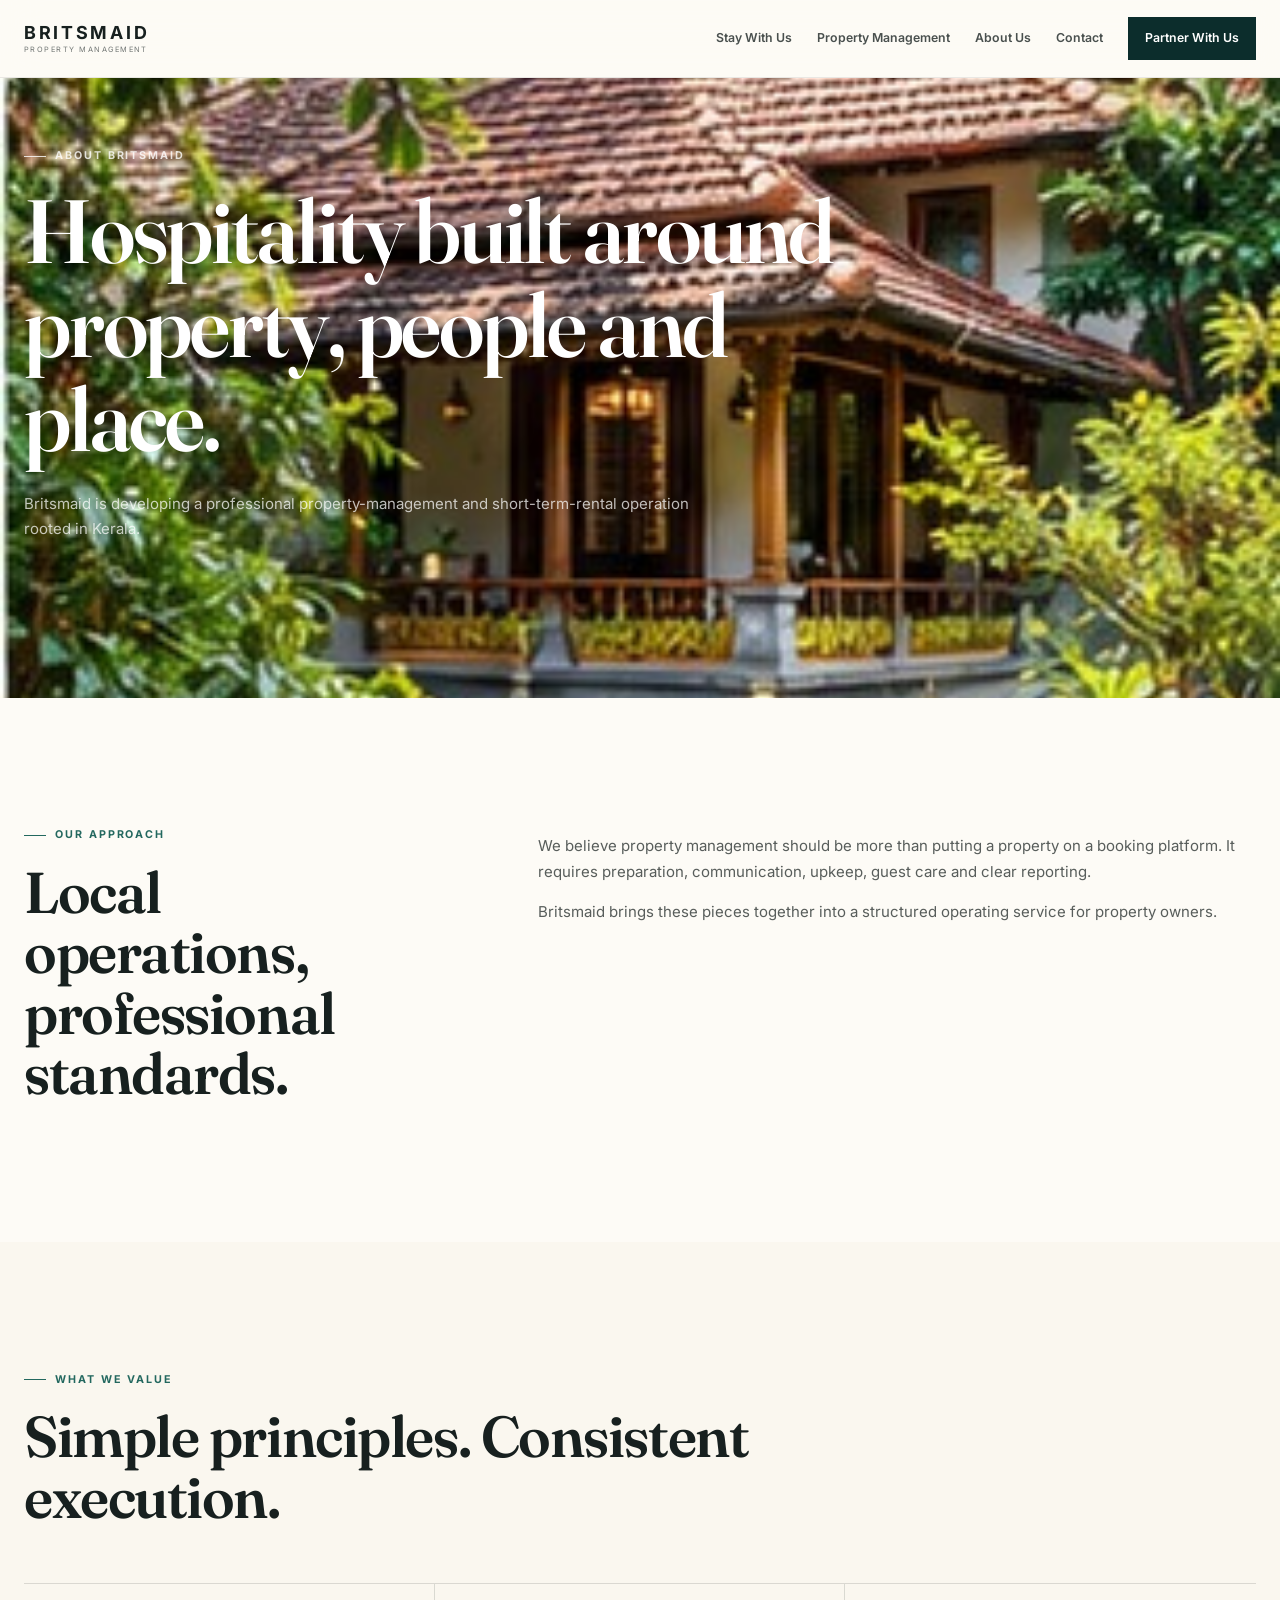
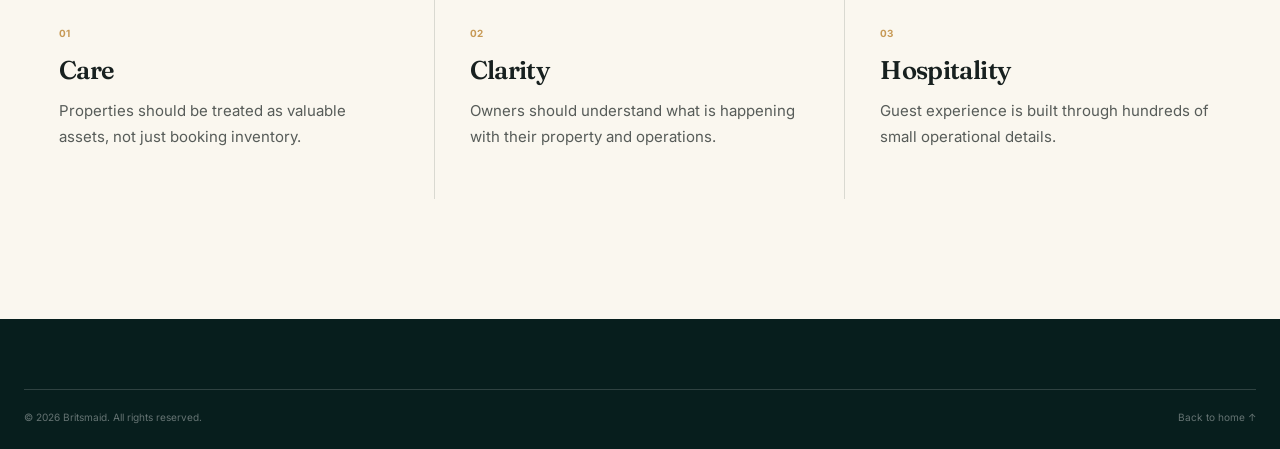
<file: about.html>
<!doctype html><html lang="en"><head><meta charset="utf-8"><meta name="viewport" content="width=device-width,initial-scale=1"><title>About Us — Britsmaid</title><link rel="preconnect" href="https://fonts.googleapis.com"><link rel="preconnect" href="https://fonts.gstatic.com" crossorigin><link href="https://fonts.googleapis.com/css2?family=Fraunces:opsz,wght@9..144,500;9..144,600;9..144,700&family=Inter:wght@400;500;600;700&display=swap" rel="stylesheet"><link rel="stylesheet" href="assets/styles.css"><script src="assets/script.js" defer></script></head><body>
<header class="site-header"><div class="wrap header-inner"><a class="wordmark" href="index.html"><b>BRITSMAID</b><small>PROPERTY MANAGEMENT</small></a><button class="menu-toggle" aria-expanded="false" aria-controls="nav"><i></i><i></i><i></i><span class="sr-only">Menu</span></button><nav id="nav"><a href="index.html#stay">Stay With Us</a><a href="property-management.html">Property Management</a><a href="about.html">About Us</a><a href="index.html#contact">Contact</a><a class="nav-cta" href="partner-with-us.html">Partner With Us</a></nav></div></header>
<main><section class="page-hero"><img src="assets/images/kerala-property.jpg" alt="Kerala architecture and landscape"><div class="shade"></div><div class="wrap page-copy reveal"><span class="eyebrow light">ABOUT BRITSMAID</span><h1>Hospitality built around property, people and place.</h1><p>Britsmaid is developing a professional property-management and short-term-rental operation rooted in Kerala.</p></div></section>
<section class="section"><div class="wrap two-col"><div><span class="eyebrow">OUR APPROACH</span><h2>Local operations, professional standards.</h2></div><div><p>We believe property management should be more than putting a property on a booking platform. It requires preparation, communication, upkeep, guest care and clear reporting.</p><p>Britsmaid brings these pieces together into a structured operating service for property owners.</p></div></div></section>
<section class="sand section"><div class="wrap"><div class="heading reveal"><span class="eyebrow">WHAT WE VALUE</span><h2>Simple principles. Consistent execution.</h2></div><div class="value-grid"><article><b>01</b><h3>Care</h3><p>Properties should be treated as valuable assets, not just booking inventory.</p></article><article><b>02</b><h3>Clarity</h3><p>Owners should understand what is happening with their property and operations.</p></article><article><b>03</b><h3>Hospitality</h3><p>Guest experience is built through hundreds of small operational details.</p></article></div></div></section></main>
<footer><div class="wrap footer-bottom">© 2026 Britsmaid. All rights reserved.<a href="index.html">Back to home ↑</a></div></footer></body></html>
</file>
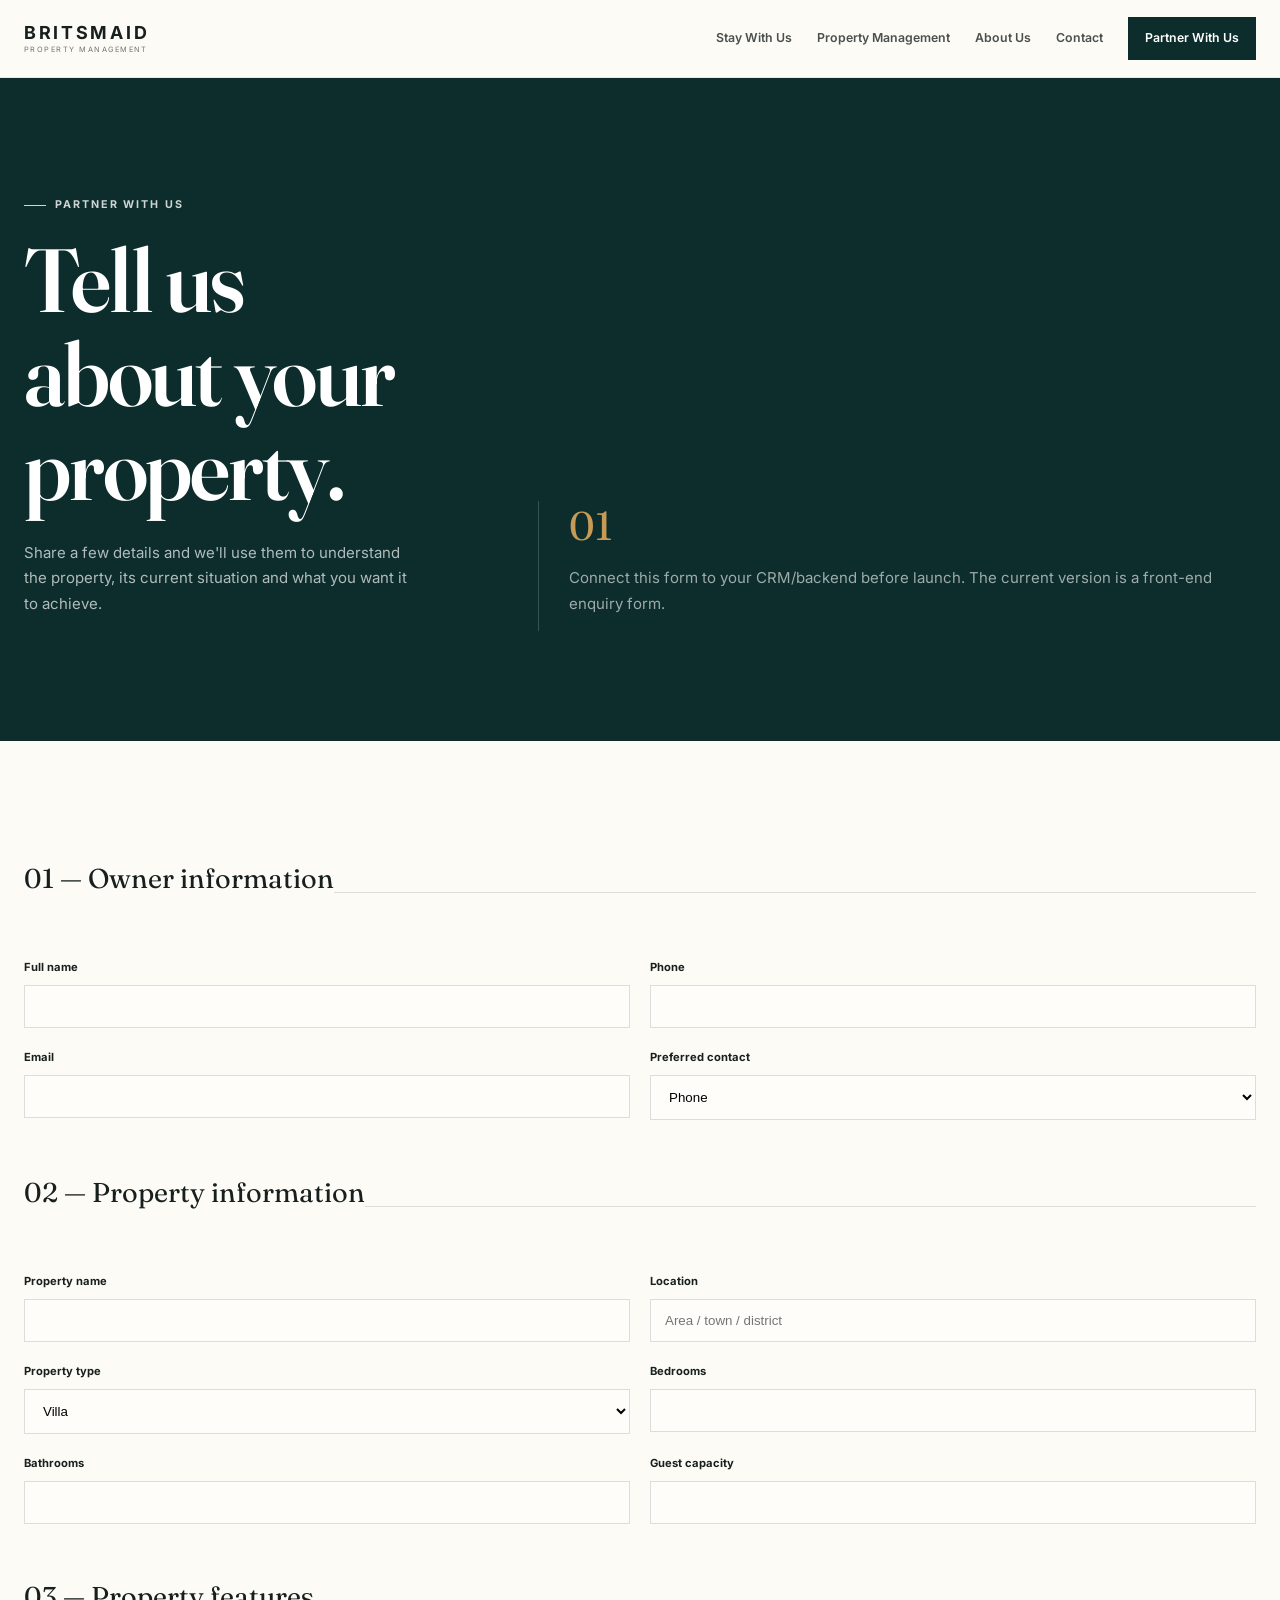
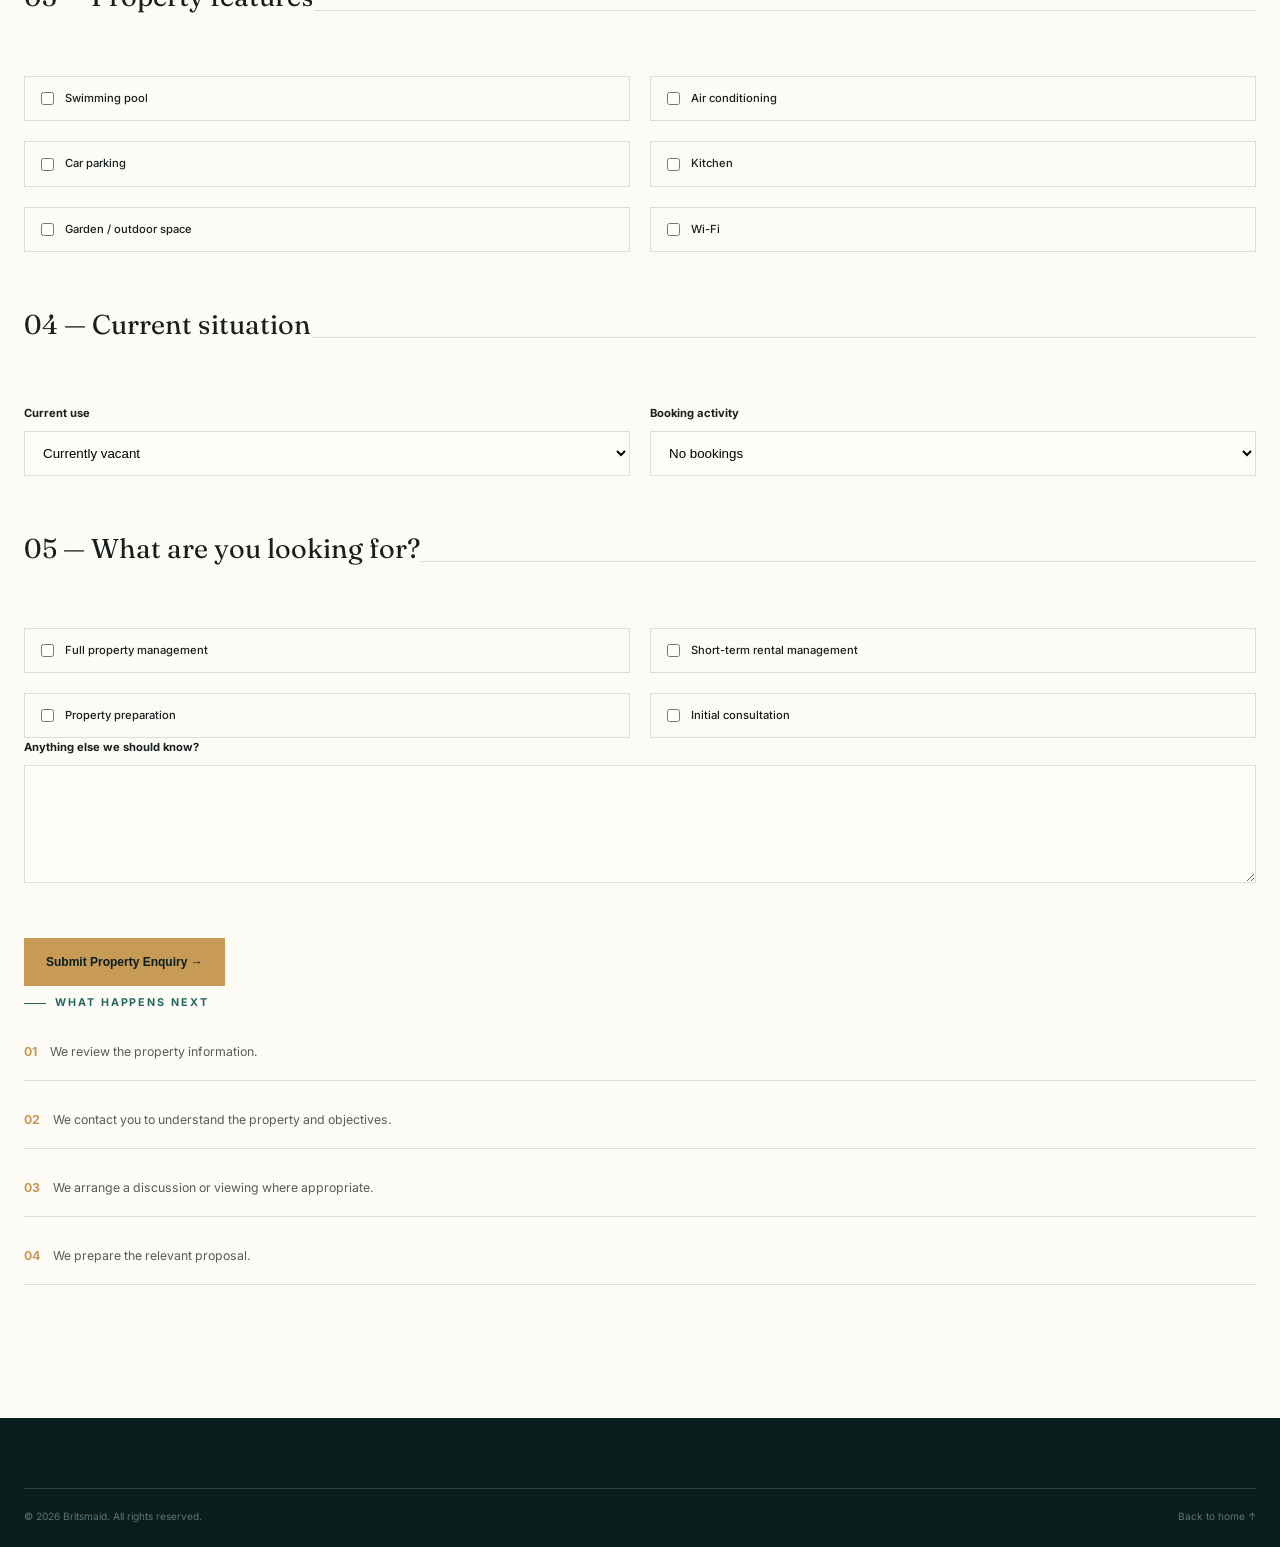
<file: partner-with-us.html>
<!doctype html><html lang="en"><head><meta charset="utf-8"><meta name="viewport" content="width=device-width,initial-scale=1"><title>Partner With Us — Britsmaid</title><link rel="preconnect" href="https://fonts.googleapis.com"><link rel="preconnect" href="https://fonts.gstatic.com" crossorigin><link href="https://fonts.googleapis.com/css2?family=Fraunces:opsz,wght@9..144,500;9..144,600;9..144,700&family=Inter:wght@400;500;600;700&display=swap" rel="stylesheet"><link rel="stylesheet" href="assets/styles.css"><script src="assets/script.js" defer></script></head><body>
<header class="site-header"><div class="wrap header-inner"><a class="wordmark" href="index.html"><b>BRITSMAID</b><small>PROPERTY MANAGEMENT</small></a><button class="menu-toggle" aria-expanded="false" aria-controls="nav"><i></i><i></i><i></i><span class="sr-only">Menu</span></button><nav id="nav"><a href="index.html#stay">Stay With Us</a><a href="property-management.html">Property Management</a><a href="about.html">About Us</a><a href="index.html#contact">Contact</a><a class="nav-cta" href="partner-with-us.html">Partner With Us</a></nav></div></header>
<main><section class="form-hero"><div class="wrap two-col"><div><span class="eyebrow light">PARTNER WITH US</span><h1>Tell us about your property.</h1><p>Share a few details and we'll use them to understand the property, its current situation and what you want it to achieve.</p></div><div class="form-note"><b>01</b><p>Connect this form to your CRM/backend before launch. The current version is a front-end enquiry form.</p></div></div></section>
<section class="section"><div class="wrap form-layout"><form class="partner-form" action="#" method="post">
<fieldset><legend>01 — Owner information</legend><div class="form-grid"><label>Full name<input required name="name"></label><label>Phone<input required name="phone" type="tel"></label><label>Email<input name="email" type="email"></label><label>Preferred contact<select name="contact"><option>Phone</option><option>WhatsApp</option><option>Email</option></select></label></div></fieldset>
<fieldset><legend>02 — Property information</legend><div class="form-grid"><label>Property name<input name="property_name"></label><label>Location<input name="location" placeholder="Area / town / district"></label><label>Property type<select name="type"><option>Villa</option><option>House</option><option>Apartment</option><option>Other</option></select></label><label>Bedrooms<input name="bedrooms" type="number" min="0"></label><label>Bathrooms<input name="bathrooms" type="number" min="0"></label><label>Guest capacity<input name="capacity" type="number" min="0"></label></div></fieldset>
<fieldset><legend>03 — Property features</legend><div class="checks"><label><input type="checkbox"> Swimming pool</label><label><input type="checkbox"> Air conditioning</label><label><input type="checkbox"> Car parking</label><label><input type="checkbox"> Kitchen</label><label><input type="checkbox"> Garden / outdoor space</label><label><input type="checkbox"> Wi-Fi</label></div></fieldset>
<fieldset><legend>04 — Current situation</legend><div class="form-grid"><label>Current use<select><option>Currently vacant</option><option>Owner occupied</option><option>Currently rented</option><option>Holiday rental</option><option>Other</option></select></label><label>Booking activity<select><option>No bookings</option><option>Occasional bookings</option><option>Regular bookings</option><option>Managed elsewhere</option></select></label></div></fieldset>
<fieldset><legend>05 — What are you looking for?</legend><div class="checks"><label><input type="checkbox"> Full property management</label><label><input type="checkbox"> Short-term rental management</label><label><input type="checkbox"> Property preparation</label><label><input type="checkbox"> Initial consultation</label></div><label>Anything else we should know?<textarea rows="6" name="notes"></textarea></label></fieldset>
<button class="btn gold" type="submit">Submit Property Enquiry →</button></form>
<aside class="form-aside"><span class="eyebrow">WHAT HAPPENS NEXT</span><p><b>01</b> We review the property information.</p><p><b>02</b> We contact you to understand the property and objectives.</p><p><b>03</b> We arrange a discussion or viewing where appropriate.</p><p><b>04</b> We prepare the relevant proposal.</p></aside></div></section></main>
<footer><div class="wrap footer-bottom">© 2026 Britsmaid. All rights reserved.<a href="index.html">Back to home ↑</a></div></footer></body></html>
</file>
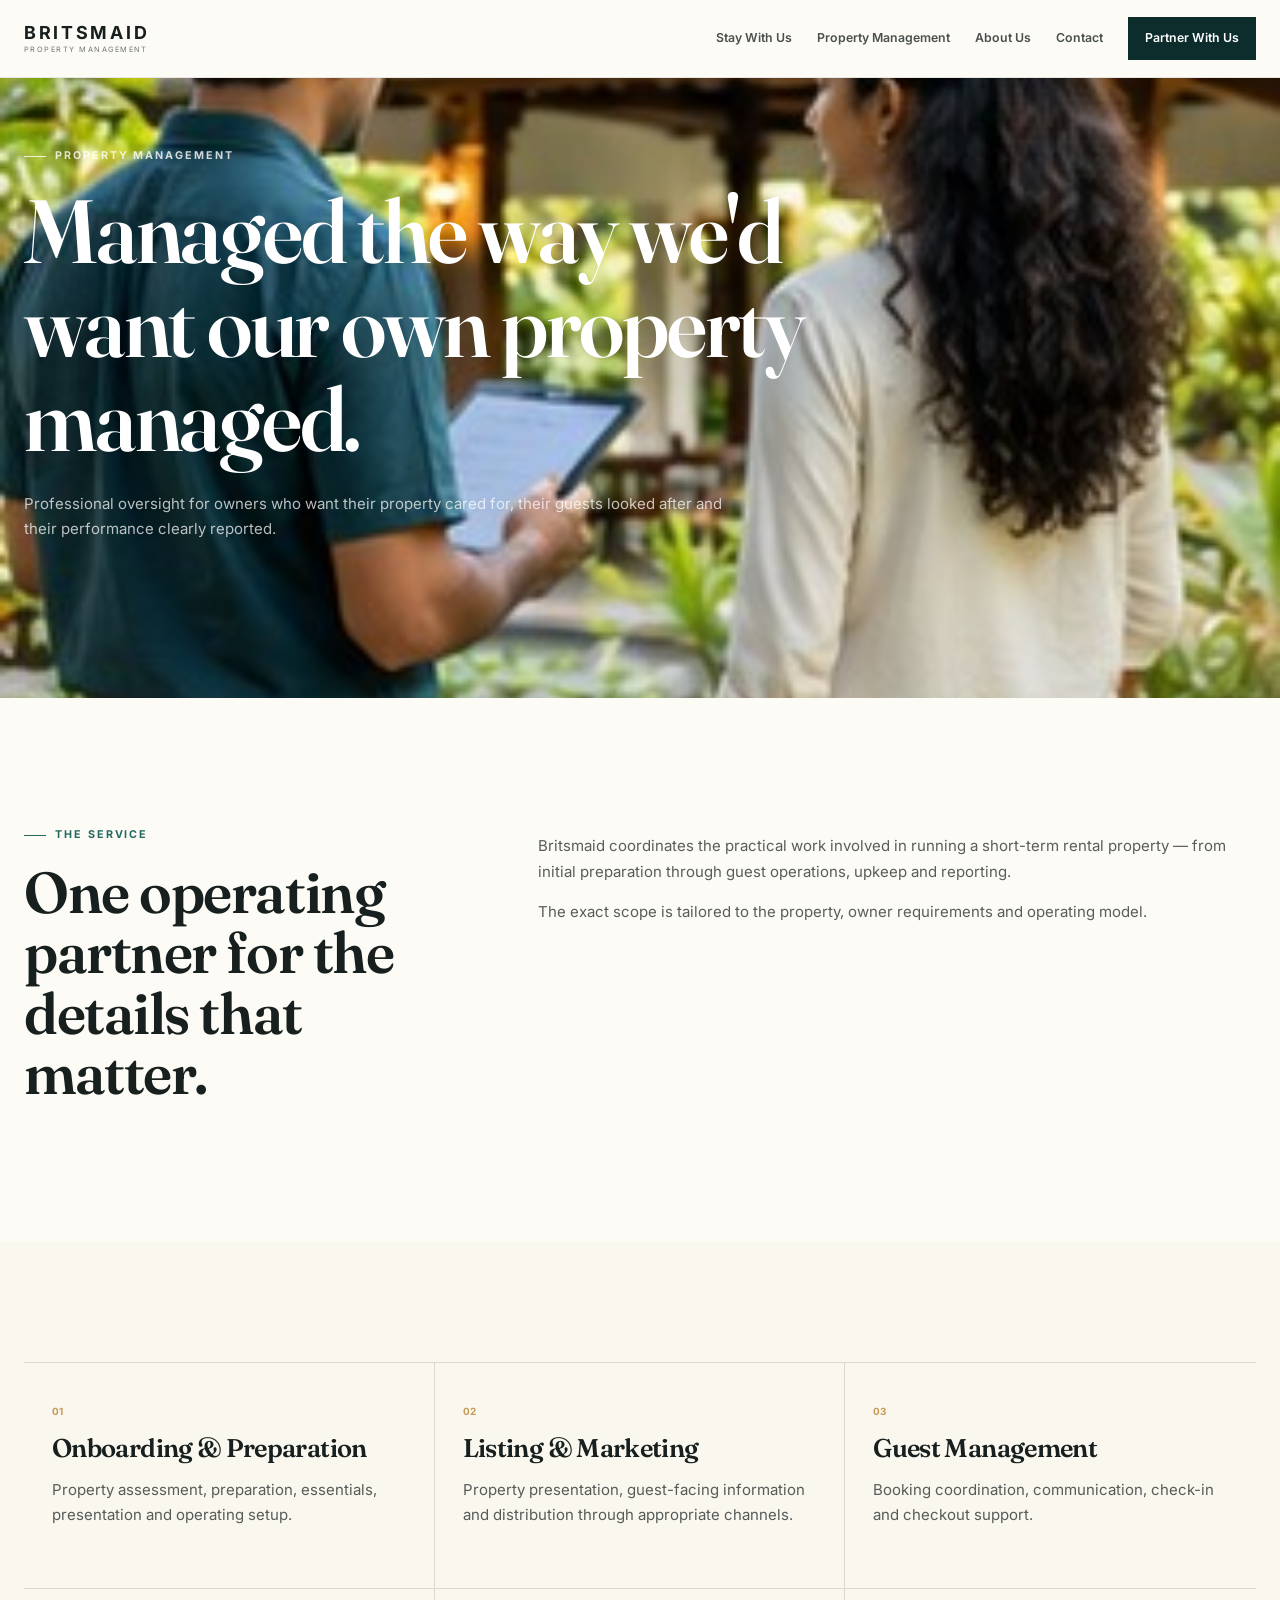
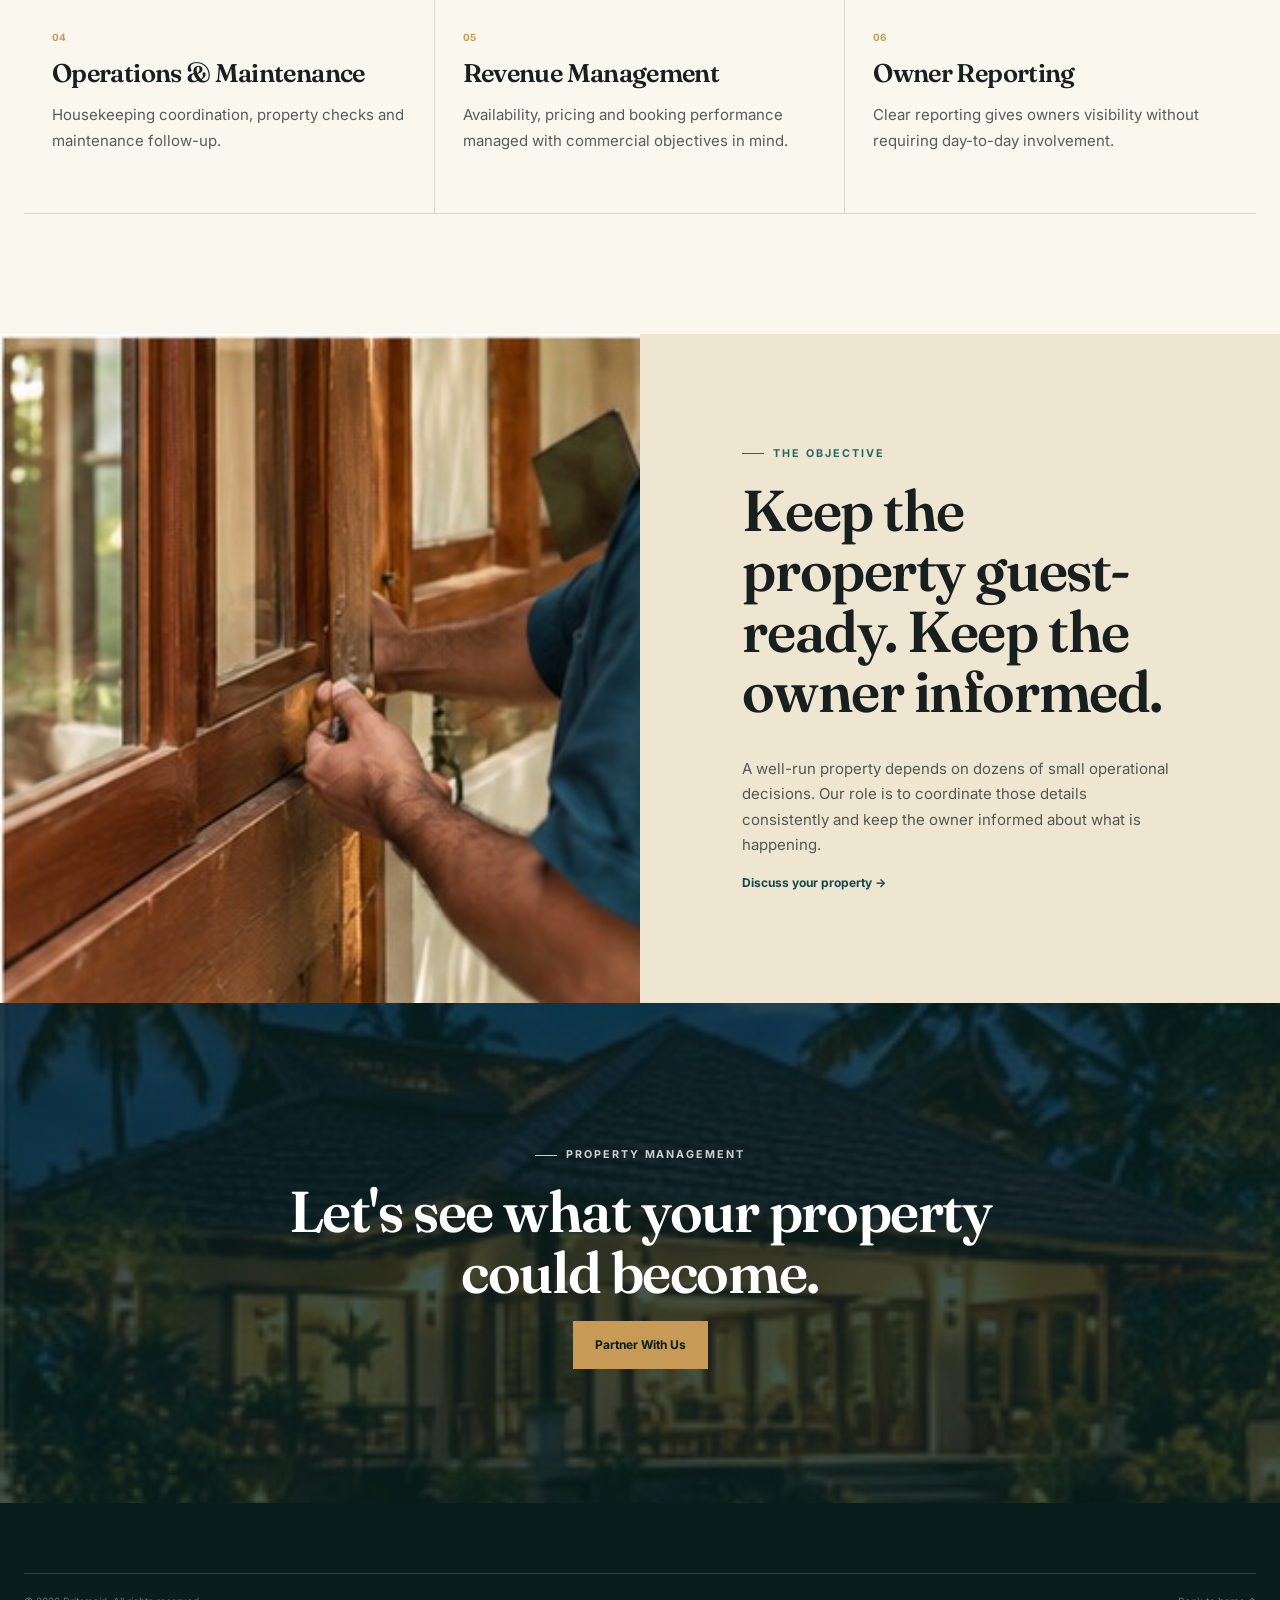
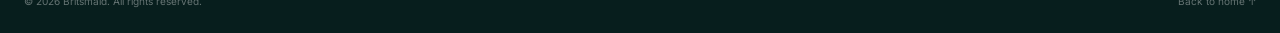
<file: property-management.html>
<!doctype html><html lang="en"><head><meta charset="utf-8"><meta name="viewport" content="width=device-width,initial-scale=1"><title>Property Management — Britsmaid</title><link rel="preconnect" href="https://fonts.googleapis.com"><link rel="preconnect" href="https://fonts.gstatic.com" crossorigin><link href="https://fonts.googleapis.com/css2?family=Fraunces:opsz,wght@9..144,500;9..144,600;9..144,700&family=Inter:wght@400;500;600;700&display=swap" rel="stylesheet"><link rel="stylesheet" href="assets/styles.css"><script src="assets/script.js" defer></script></head><body>
<header class="site-header"><div class="wrap header-inner"><a class="wordmark" href="index.html"><b>BRITSMAID</b><small>PROPERTY MANAGEMENT</small></a><button class="menu-toggle" aria-expanded="false" aria-controls="nav"><i></i><i></i><i></i><span class="sr-only">Menu</span></button><nav id="nav"><a href="index.html#stay">Stay With Us</a><a href="property-management.html">Property Management</a><a href="about.html">About Us</a><a href="index.html#contact">Contact</a><a class="nav-cta" href="partner-with-us.html">Partner With Us</a></nav></div></header>
<main><section class="page-hero"><img src="assets/images/management-hero.jpg" alt="Britsmaid property management"><div class="shade"></div><div class="wrap page-copy reveal"><span class="eyebrow light">PROPERTY MANAGEMENT</span><h1>Managed the way we'd want our own property managed.</h1><p>Professional oversight for owners who want their property cared for, their guests looked after and their performance clearly reported.</p></div></section>
<section class="section"><div class="wrap two-col"><div><span class="eyebrow">THE SERVICE</span><h2>One operating partner for the details that matter.</h2></div><div><p>Britsmaid coordinates the practical work involved in running a short-term rental property — from initial preparation through guest operations, upkeep and reporting.</p><p>The exact scope is tailored to the property, owner requirements and operating model.</p></div></div></section>
<section class="sand section"><div class="wrap"><div class="detail-grid"><article><b>01</b><h3>Onboarding &amp; Preparation</h3><p>Property assessment, preparation, essentials, presentation and operating setup.</p></article><article><b>02</b><h3>Listing &amp; Marketing</h3><p>Property presentation, guest-facing information and distribution through appropriate channels.</p></article><article><b>03</b><h3>Guest Management</h3><p>Booking coordination, communication, check-in and checkout support.</p></article><article><b>04</b><h3>Operations &amp; Maintenance</h3><p>Housekeeping coordination, property checks and maintenance follow-up.</p></article><article><b>05</b><h3>Revenue Management</h3><p>Availability, pricing and booking performance managed with commercial objectives in mind.</p></article><article><b>06</b><h3>Owner Reporting</h3><p>Clear reporting gives owners visibility without requiring day-to-day involvement.</p></article></div></div></section>
<section class="visual-split"><div class="photo"><img src="assets/images/operations-detail.jpg" alt="Property operations" loading="lazy"></div><div class="visual-copy"><span class="eyebrow">THE OBJECTIVE</span><h2>Keep the property guest-ready. Keep the owner informed.</h2><p>A well-run property depends on dozens of small operational decisions. Our role is to coordinate those details consistently and keep the owner informed about what is happening.</p><a href="partner-with-us.html">Discuss your property →</a></div></section>
<section class="cta short"><img src="assets/images/cta-property.jpg" alt=""><div class="cta-shade"></div><div class="cta-copy reveal"><span class="eyebrow light">PROPERTY MANAGEMENT</span><h2>Let's see what your property could become.</h2><a class="btn gold" href="partner-with-us.html">Partner With Us</a></div></section></main>
<footer><div class="wrap footer-bottom">© 2026 Britsmaid. All rights reserved.<a href="index.html">Back to home ↑</a></div></footer></body></html>
</file>
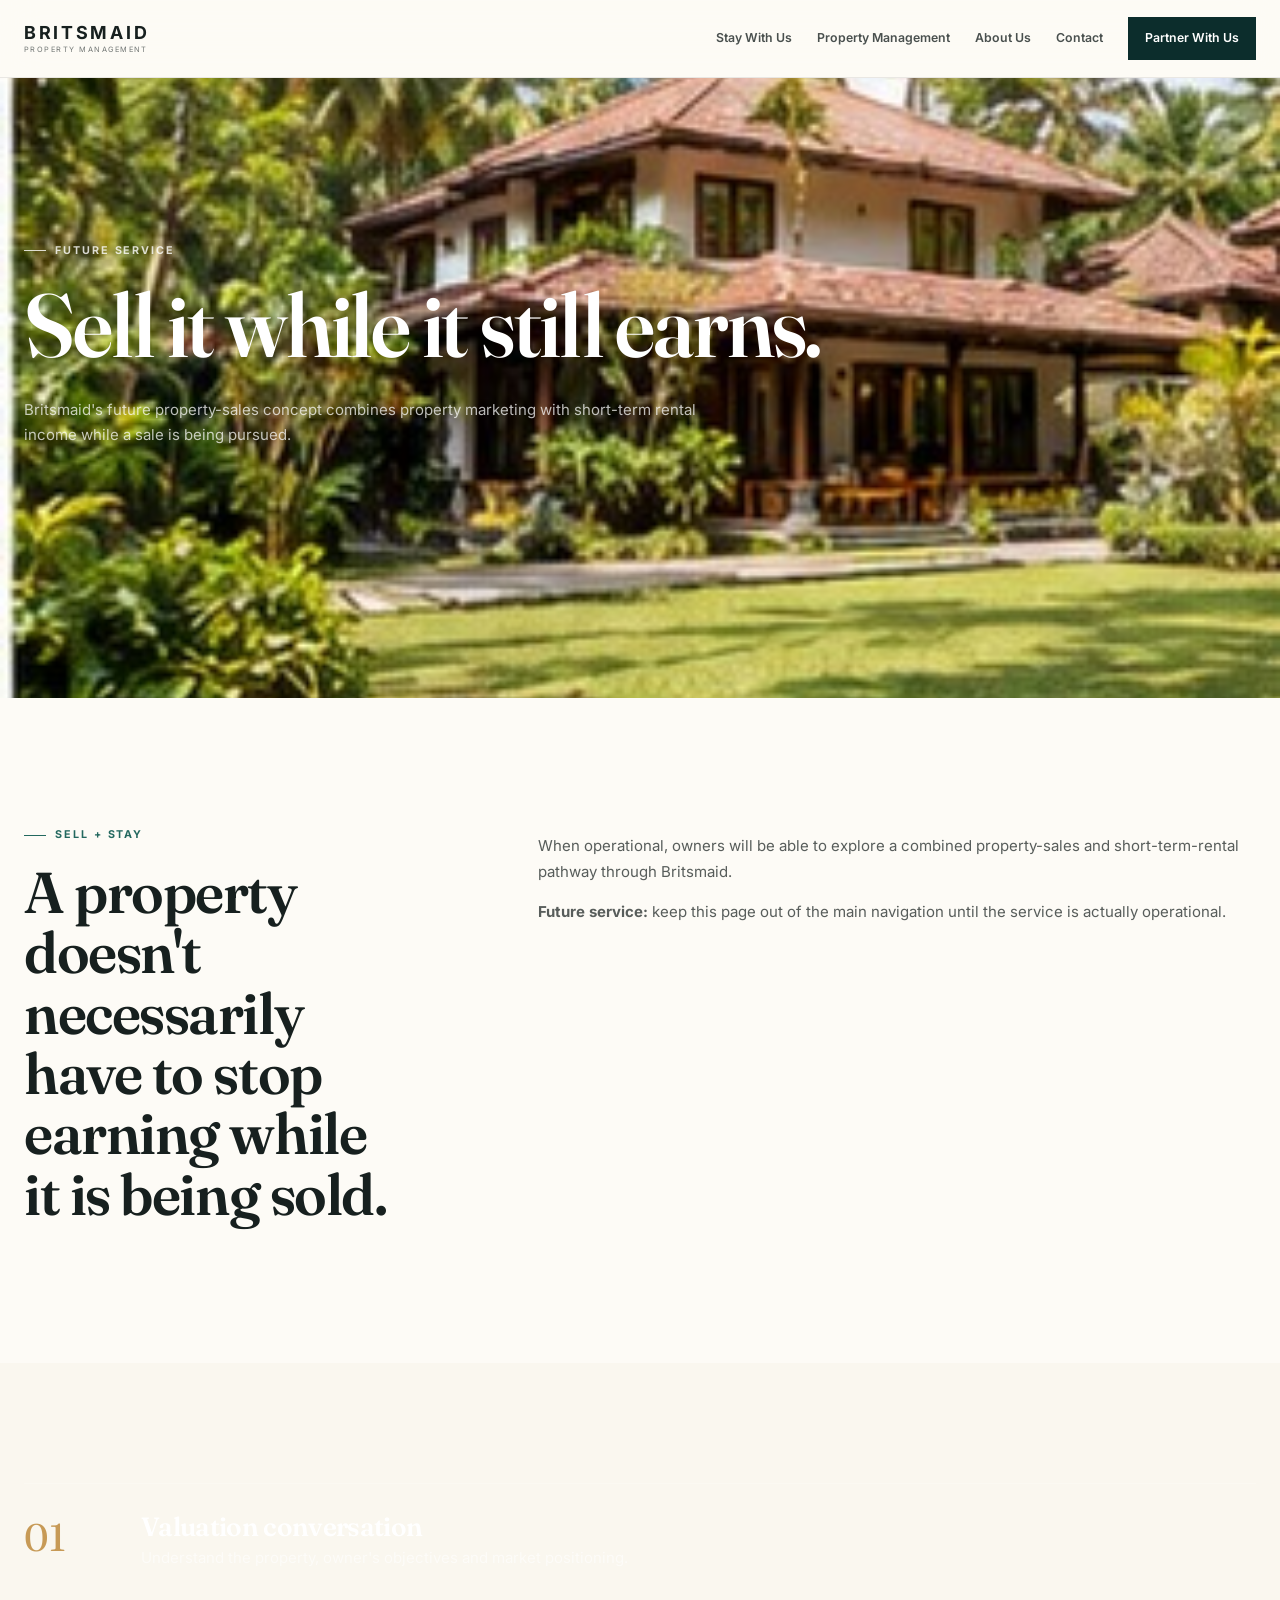
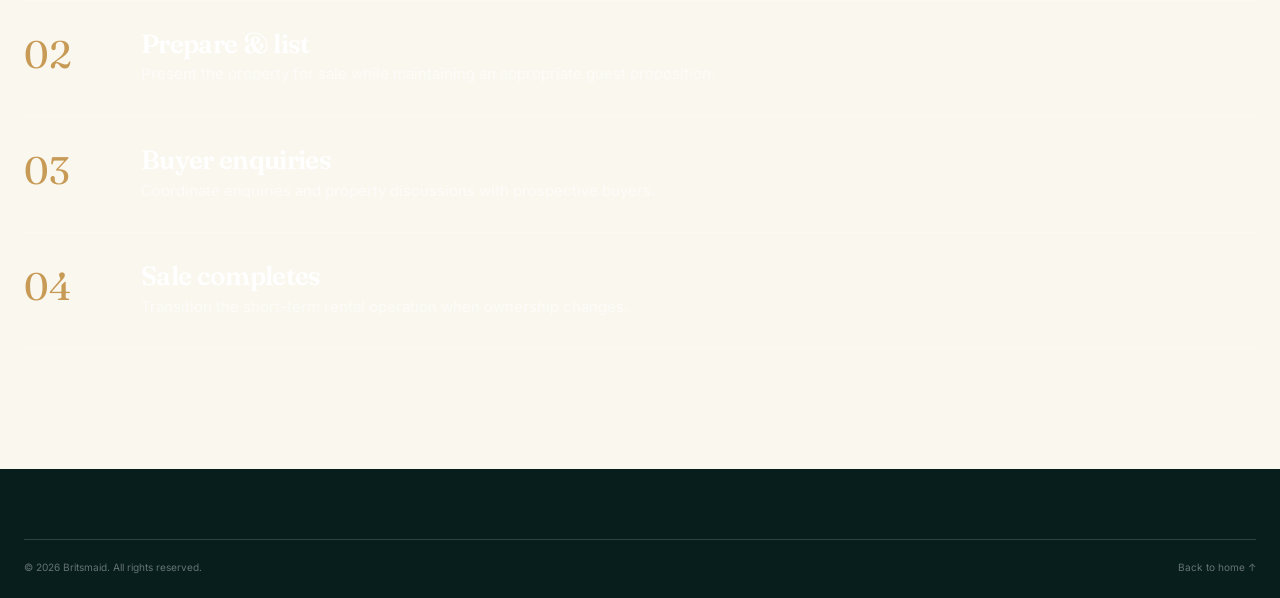
<file: sell-your-property.html>
<!doctype html><html lang="en"><head><meta charset="utf-8"><meta name="viewport" content="width=device-width,initial-scale=1"><title>Sell Your Property — Britsmaid</title><link rel="preconnect" href="https://fonts.googleapis.com"><link rel="preconnect" href="https://fonts.gstatic.com" crossorigin><link href="https://fonts.googleapis.com/css2?family=Fraunces:opsz,wght@9..144,500;9..144,600;9..144,700&family=Inter:wght@400;500;600;700&display=swap" rel="stylesheet"><link rel="stylesheet" href="assets/styles.css"><script src="assets/script.js" defer></script></head><body>
<header class="site-header"><div class="wrap header-inner"><a class="wordmark" href="index.html"><b>BRITSMAID</b><small>PROPERTY MANAGEMENT</small></a><button class="menu-toggle" aria-expanded="false" aria-controls="nav"><i></i><i></i><i></i><span class="sr-only">Menu</span></button><nav id="nav"><a href="index.html#stay">Stay With Us</a><a href="property-management.html">Property Management</a><a href="about.html">About Us</a><a href="index.html#contact">Contact</a><a class="nav-cta" href="partner-with-us.html">Partner With Us</a></nav></div></header>
<main><section class="page-hero"><img src="assets/images/sell-property.jpg" alt="Property exterior"><div class="shade"></div><div class="wrap page-copy reveal"><span class="eyebrow light">FUTURE SERVICE</span><h1>Sell it while it still earns.</h1><p>Britsmaid's future property-sales concept combines property marketing with short-term rental income while a sale is being pursued.</p></div></section>
<section class="section"><div class="wrap two-col"><div><span class="eyebrow">SELL + STAY</span><h2>A property doesn't necessarily have to stop earning while it is being sold.</h2></div><div><p>When operational, owners will be able to explore a combined property-sales and short-term-rental pathway through Britsmaid.</p><p><strong>Future service:</strong> keep this page out of the main navigation until the service is actually operational.</p></div></div></section>
<section class="sand section"><div class="wrap"><div class="process"><div><strong>01</strong><div><h3>Valuation conversation</h3><p>Understand the property, owner's objectives and market positioning.</p></div></div><div><strong>02</strong><div><h3>Prepare &amp; list</h3><p>Present the property for sale while maintaining an appropriate guest proposition.</p></div></div><div><strong>03</strong><div><h3>Buyer enquiries</h3><p>Coordinate enquiries and property discussions with prospective buyers.</p></div></div><div><strong>04</strong><div><h3>Sale completes</h3><p>Transition the short-term rental operation when ownership changes.</p></div></div></div></div></section></main>
<footer><div class="wrap footer-bottom">© 2026 Britsmaid. All rights reserved.<a href="index.html">Back to home ↑</a></div></footer></body></html>
</file>
<file: assets/styles.css>
:root{--teal:#0c2d2c;--teal2:#164947;--sand:#faf7ef;--sand2:#efe6d2;--brass:#c79a56;--ink:#17201f;--paper:#fdfbf6;--line:rgba(23,32,31,.14);--max:1240px;--ease:cubic-bezier(.22,.8,.22,1)}
*{box-sizing:border-box}html{scroll-behavior:smooth}body{margin:0;background:var(--paper);color:var(--ink);font:15px/1.7 Inter,system-ui,sans-serif}img{display:block;max-width:100%}a{color:inherit;text-decoration:none}h1,h2,h3{font-family:Fraunces,Georgia,serif;line-height:1.05;letter-spacing:-.025em;font-weight:600}h1{font-size:clamp(3rem,7vw,6.8rem);margin:18px 0 25px}h2{font-size:clamp(2.3rem,4.5vw,4.7rem);margin:18px 0}h3{font-size:clamp(1.45rem,2vw,2.05rem);margin:12px 0}p{color:rgba(23,32,31,.72)}.wrap{width:min(calc(100% - 48px),var(--max));margin:auto}.sr-only{position:absolute;width:1px;height:1px;overflow:hidden;clip:rect(0,0,0,0)}.section{padding:120px 0}.sand{background:var(--sand)}.teal{background:var(--teal);color:#fff}.eyebrow{display:inline-flex;gap:9px;align-items:center;font-size:.67rem;font-weight:700;letter-spacing:.18em;color:#23685f}.eyebrow:before{content:"";width:22px;height:1px;background:currentColor}.light{color:rgba(255,255,255,.8)!important}
.site-header{height:78px;position:sticky;top:0;z-index:20;background:rgba(253,251,246,.9);backdrop-filter:blur(18px);border-bottom:1px solid rgba(0,0,0,.08)}.header-inner{height:100%;display:flex;align-items:center;justify-content:space-between}.wordmark{display:flex;flex-direction:column;line-height:1}.wordmark b{letter-spacing:.15em;font-size:1.12rem}.wordmark small{font-size:.46rem;letter-spacing:.2em;opacity:.6;margin-top:4px}.light-wordmark{color:#fff}.header-inner nav{display:flex;align-items:center;gap:25px;font-size:.77rem;font-weight:600}.header-inner nav a{opacity:.78}.header-inner nav a:hover{opacity:1}.nav-cta{padding:11px 17px;background:var(--teal);color:#fff!important;opacity:1!important}.menu-toggle{display:none;border:0;background:none}.menu-toggle i{display:block;width:23px;height:1px;background:var(--ink);margin:5px}
.hero{min-height:calc(100vh - 78px);position:relative;overflow:hidden;background:#071e1d;color:#fff}.hero-bg,.hero-bg img,.hero-bg .shade{position:absolute;inset:0;width:100%;height:100%}.hero-bg img{object-fit:cover;transform:scale(1.04);transition:transform 1s var(--ease)}.shade{background:linear-gradient(90deg,rgba(5,20,20,.88),rgba(5,20,20,.5) 48%,rgba(5,20,20,.15) 100%),linear-gradient(0deg,rgba(5,20,20,.48),transparent 55%)}.glow{position:absolute;width:45vw;height:45vw;right:-18vw;top:-18vw;border-radius:50%;background:rgba(199,154,86,.14);filter:blur(75px)}.hero-inner{position:relative;z-index:3;min-height:inherit;display:flex;align-items:center}.hero-copy{max-width:760px;padding:80px 0}.hero h1 em{font-style:normal;color:#e7d5ad}.hero-copy p{max-width:610px;color:rgba(255,255,255,.76);font-size:1.04rem}.actions{display:flex;gap:12px;flex-wrap:wrap;margin-top:32px}.btn{display:inline-flex;align-items:center;justify-content:center;min-height:48px;padding:0 21px;border:1px solid transparent;font-size:.75rem;font-weight:700;transition:.3s var(--ease)}.btn:hover{transform:translateY(-2px)}.gold{background:var(--brass);color:#071e1d}.outline{border-color:rgba(255,255,255,.42);color:#fff}.outline:hover{background:rgba(255,255,255,.08)}.vane{position:absolute;z-index:5;right:25%;top:18%;width:92px;transform-origin:50% 85%;filter:drop-shadow(0 8px 10px rgba(0,0,0,.4))}.vane img{width:100%}.scroll-note{position:absolute;z-index:5;bottom:28px;left:50%;transform:translateX(-50%);font-size:.56rem;letter-spacing:.18em;color:rgba(255,255,255,.58);display:flex;gap:13px;align-items:center}.scroll-note span{width:50px;height:1px;background:rgba(255,255,255,.4)}
.intro{padding:125px 0}.intro-grid,.two-col{display:grid;grid-template-columns:.7fr 1.3fr;gap:10vw}.intro-grid h2{max-width:820px}.intro-grid p{max-width:670px}.mark{font:7rem/1 Fraunces,serif;color:var(--sand2);margin-top:45px}.mark span{font:1rem Inter,sans-serif;color:var(--brass);vertical-align:top}.heading{margin-bottom:55px;max-width:830px}.heading.split{display:grid;grid-template-columns:1fr .55fr;gap:8vw;align-items:end;max-width:none}.heading p{max-width:470px}.service-grid{display:grid;grid-template-columns:1fr 1fr;gap:24px}.service{background:#fff;border:1px solid var(--line)}.photo{position:relative;overflow:hidden;background:linear-gradient(135deg,var(--sand2),var(--teal2))}.photo img{width:100%;height:100%;object-fit:cover;transition:transform .8s var(--ease)}.service .photo{aspect-ratio:1.35}.service:hover .photo img,.why:hover img{transform:scale(1.045)}.service .photo b{position:absolute;top:17px;left:17px;width:38px;height:38px;display:grid;place-items:center;background:rgba(8,35,34,.55);color:#fff;border:1px solid rgba(255,255,255,.4);font-size:.7rem}.service-copy{padding:32px 34px 38px}.service-copy p{max-width:600px}.service-copy a,.visual-copy a,.kerala-copy a{font-size:.75rem;font-weight:700;color:#164947}
.properties{display:grid;grid-template-columns:1.2fr .8fr;gap:24px}.property-img{position:relative;display:block;overflow:hidden;aspect-ratio:1.18;background:var(--sand2)}.large .property-img{aspect-ratio:1.38}.property-img img{width:100%;height:100%;object-fit:cover;transition:transform .8s var(--ease)}.property:hover .property-img img{transform:scale(1.045)}.property-img span{position:absolute;top:17px;left:17px;padding:8px 11px;background:rgba(8,35,34,.75);color:#fff;font-size:.56rem;letter-spacing:.14em;font-weight:700}.property-img b{position:absolute;right:17px;bottom:17px;width:45px;height:45px;display:grid;place-items:center;background:var(--brass);color:var(--teal)}.property-info{display:flex;justify-content:space-between;gap:20px;padding:22px 0;border-bottom:1px solid var(--line)}.property-info small{font-size:.59rem;letter-spacing:.14em;font-weight:700;color:#23685f}.property-info p{margin-bottom:0}.property-info>small{align-self:flex-end;white-space:nowrap;color:rgba(23,32,31,.45)}
.owner{display:grid;grid-template-columns:1fr 1fr;background:var(--sand2)}.owner-img{position:relative;min-height:680px;overflow:hidden}.owner-img img{width:100%;height:100%;object-fit:cover}.owner-img span,.kerala-img span{position:absolute;left:27px;bottom:23px;color:rgba(255,255,255,.8);font-size:.57rem;letter-spacing:.15em;font-weight:700}.owner-copy{padding:100px clamp(40px,7vw,110px);align-self:center}.owner-copy h2{max-width:700px}.owner-copy>p{max-width:650px}.owner-copy ul{list-style:none;padding:0;margin:32px 0 20px;border-top:1px solid var(--line)}.owner-copy li{padding:11px 0;border-bottom:1px solid var(--line);font-size:.8rem}.owner-copy i{display:inline-block;width:34px;font-style:normal;font-size:.58rem;font-weight:700;color:#23685f}.owner-copy>a{font-size:.75rem;font-weight:700;color:#164947}
.light-heading h2{color:#fff}.light-heading p{color:rgba(255,255,255,.62)}.process{border-top:1px solid rgba(255,255,255,.18)}.process>div{display:grid;grid-template-columns:95px 1fr;gap:22px;padding:29px 0;border-bottom:1px solid rgba(255,255,255,.18);transition:.3s}.process>div:hover{padding-left:12px;background:rgba(255,255,255,.035)}.process strong{font:2.4rem Fraunces,serif;color:var(--brass)}.process h3{color:#fff;font-size:1.65rem;margin:0 0 4px}.process p{color:rgba(255,255,255,.57);margin:0;max-width:680px}
.why-grid{display:grid;grid-template-columns:repeat(3,1fr);gap:24px}.why{border-top:1px solid var(--line)}.why .photo{aspect-ratio:1.25;margin-bottom:22px}.why>span{font-size:.62rem;font-weight:700;color:var(--brass)}.why h3{margin:7px 0}.kerala{display:grid;grid-template-columns:1.1fr .9fr;background:var(--teal2);color:#fff}.kerala-img{position:relative;min-height:650px;overflow:hidden}.kerala-img img{width:100%;height:100%;object-fit:cover}.kerala-copy{padding:100px clamp(40px,8vw,125px);align-self:center}.kerala-copy h2{color:#fff}.kerala-copy p{color:rgba(255,255,255,.67);max-width:600px}.kerala-copy a{color:#e7d5ad}.cta{min-height:580px;position:relative;display:grid;place-items:center;text-align:center;color:#fff;overflow:hidden;background:#071e1d}.cta.short{min-height:500px}.cta>img{position:absolute;inset:0;width:100%;height:100%;object-fit:cover;opacity:.7}.cta-shade{position:absolute;inset:0;background:rgba(8,35,34,.66)}.cta-copy{position:relative;z-index:2;width:min(760px,calc(100% - 40px))}.cta-copy h2{color:#fff}.cta-copy p{color:rgba(255,255,255,.72)}
footer{background:#071e1d;color:#fff;padding:70px 0 22px}.footer-grid{display:grid;grid-template-columns:1.3fr .7fr .8fr;gap:70px;padding-bottom:55px}.footer-grid p{max-width:360px;color:rgba(255,255,255,.52);font-size:.82rem}.footer-grid>div:last-child>a{display:block;margin-top:10px;color:rgba(255,255,255,.72);font-size:.78rem}.footer-links{display:flex;flex-direction:column;gap:9px;font-size:.78rem;color:rgba(255,255,255,.65)}.footer-links a:hover{color:#fff}.footer-bottom{border-top:1px solid rgba(255,255,255,.16);padding-top:19px;display:flex;justify-content:space-between;color:rgba(255,255,255,.38);font-size:.63rem}
.page-hero{position:relative;min-height:620px;display:flex;align-items:end;overflow:hidden;background:#071e1d;color:#fff}.page-hero>img{position:absolute;inset:0;width:100%;height:100%;object-fit:cover}.page-copy{position:relative;z-index:2;padding-bottom:80px}.page-copy h1{max-width:900px}.page-copy p{max-width:700px;color:rgba(255,255,255,.72)}.detail-grid{display:grid;grid-template-columns:repeat(3,1fr);border-top:1px solid var(--line)}.detail-grid article{padding:34px 28px 45px;border-right:1px solid var(--line);border-bottom:1px solid var(--line)}.detail-grid article:nth-child(3n){border-right:0}.detail-grid b,.value-grid b{font-size:.62rem;color:var(--brass)}.visual-split{display:grid;grid-template-columns:1fr 1fr;min-height:630px}.visual-split>.photo{min-height:630px}.visual-copy{padding:100px clamp(40px,8vw,120px);background:var(--sand2);display:flex;flex-direction:column;justify-content:center}.form-hero{background:var(--teal);color:#fff;padding:110px 0}.form-hero h1{max-width:850px}.form-hero p{color:rgba(255,255,255,.68);max-width:700px}.form-note{border-left:1px solid rgba(255,255,255,.18);padding-left:30px;align-self:end}.form-note b{font:2.5rem Fraunces,serif;color:var(--brass)}.form-note p{color:rgba(255,255,255,.6)}.form-layout{grid-template-columns:1fr 280px}.partner-form fieldset{border:0;border-top:1px solid var(--line);padding:35px 0 55px;margin:0}.partner-form legend{font:1.7rem Fraunces,serif;padding:0 0 28px}.form-grid,.checks{display:grid;grid-template-columns:1fr 1fr;gap:20px}.partner-form label{display:flex;flex-direction:column;gap:8px;font-size:.7rem;font-weight:700}.partner-form input,.partner-form select,.partner-form textarea{border:1px solid var(--line);background:rgba(255,255,255,.4);padding:13px 14px;border-radius:0;outline:0}.checks label{flex-direction:row;align-items:center;padding:12px;border:1px solid var(--line);font-weight:500}.checks input{width:auto}.form-aside{position:sticky;top:105px;height:max-content}.form-aside p{font-size:.77rem;border-bottom:1px solid var(--line);padding:17px 0}.form-aside b{color:var(--brass);margin-right:10px}.value-grid{display:grid;grid-template-columns:repeat(3,1fr);border-top:1px solid var(--line)}.value-grid article{padding:35px;border-right:1px solid var(--line)}.value-grid article:last-child{border-right:0}
.reveal{opacity:0;transform:translateY(24px);transition:opacity .8s var(--ease),transform .8s var(--ease)}.reveal.visible{opacity:1;transform:none}
@media(max-width:980px){.header-inner nav a:not(.nav-cta){display:none}.menu-toggle{display:block}.header-inner nav{display:none;position:absolute;right:15px;top:68px;width:250px;padding:15px;background:var(--paper);border:1px solid var(--line);box-shadow:0 18px 50px rgba(0,0,0,.12);flex-direction:column;align-items:stretch}.header-inner nav.open{display:flex}.header-inner nav a:not(.nav-cta){display:block;padding:9px}.nav-cta{text-align:center}.intro-grid,.two-col,.heading.split,.owner,.kerala,.visual-split{grid-template-columns:1fr}.service-grid,.properties{grid-template-columns:1fr}.why-grid{grid-template-columns:1fr 1fr}.detail-grid{grid-template-columns:1fr 1fr}.detail-grid article:nth-child(3n){border-right:1px solid var(--line)}.detail-grid article:nth-child(2n){border-right:0}.footer-grid{grid-template-columns:1fr 1fr}.form-layout{grid-template-columns:1fr}.form-aside{position:static}.vane{right:18%;top:22%}}
@media(max-width:640px){.wrap{width:calc(100% - 30px)}.site-header{height:68px}.hero{min-height:calc(100svh - 68px)}.hero-copy{padding:60px 0 90px}.hero h1{font-size:clamp(2.7rem,13vw,4.3rem)}.hero-copy p{font-size:.94rem}.vane{width:65px;right:16%;top:27%}.scroll-note{display:none}.section,.intro{padding:80px 0}.why-grid,.detail-grid,.value-grid,.form-grid,.checks{grid-template-columns:1fr}.detail-grid article{border-right:0!important}.owner-img,.kerala-img,.visual-split>.photo{min-height:390px}.owner-copy,.kerala-copy,.visual-copy{padding:65px 30px}.property-info{display:block}.property-info>small{display:block;margin-top:12px}.footer-grid{grid-template-columns:1fr;gap:35px}.footer-bottom{flex-direction:column;gap:10px}.page-hero{min-height:540px}.page-copy{padding-bottom:55px}.form-hero{padding:80px 0}.form-hero h1{font-size:clamp(2.8rem,12vw,4rem)}}
@media(prefers-reduced-motion:reduce){html{scroll-behavior:auto}.reveal{opacity:1;transform:none}.hero-bg img,.photo img{transition:none}}
</file>
